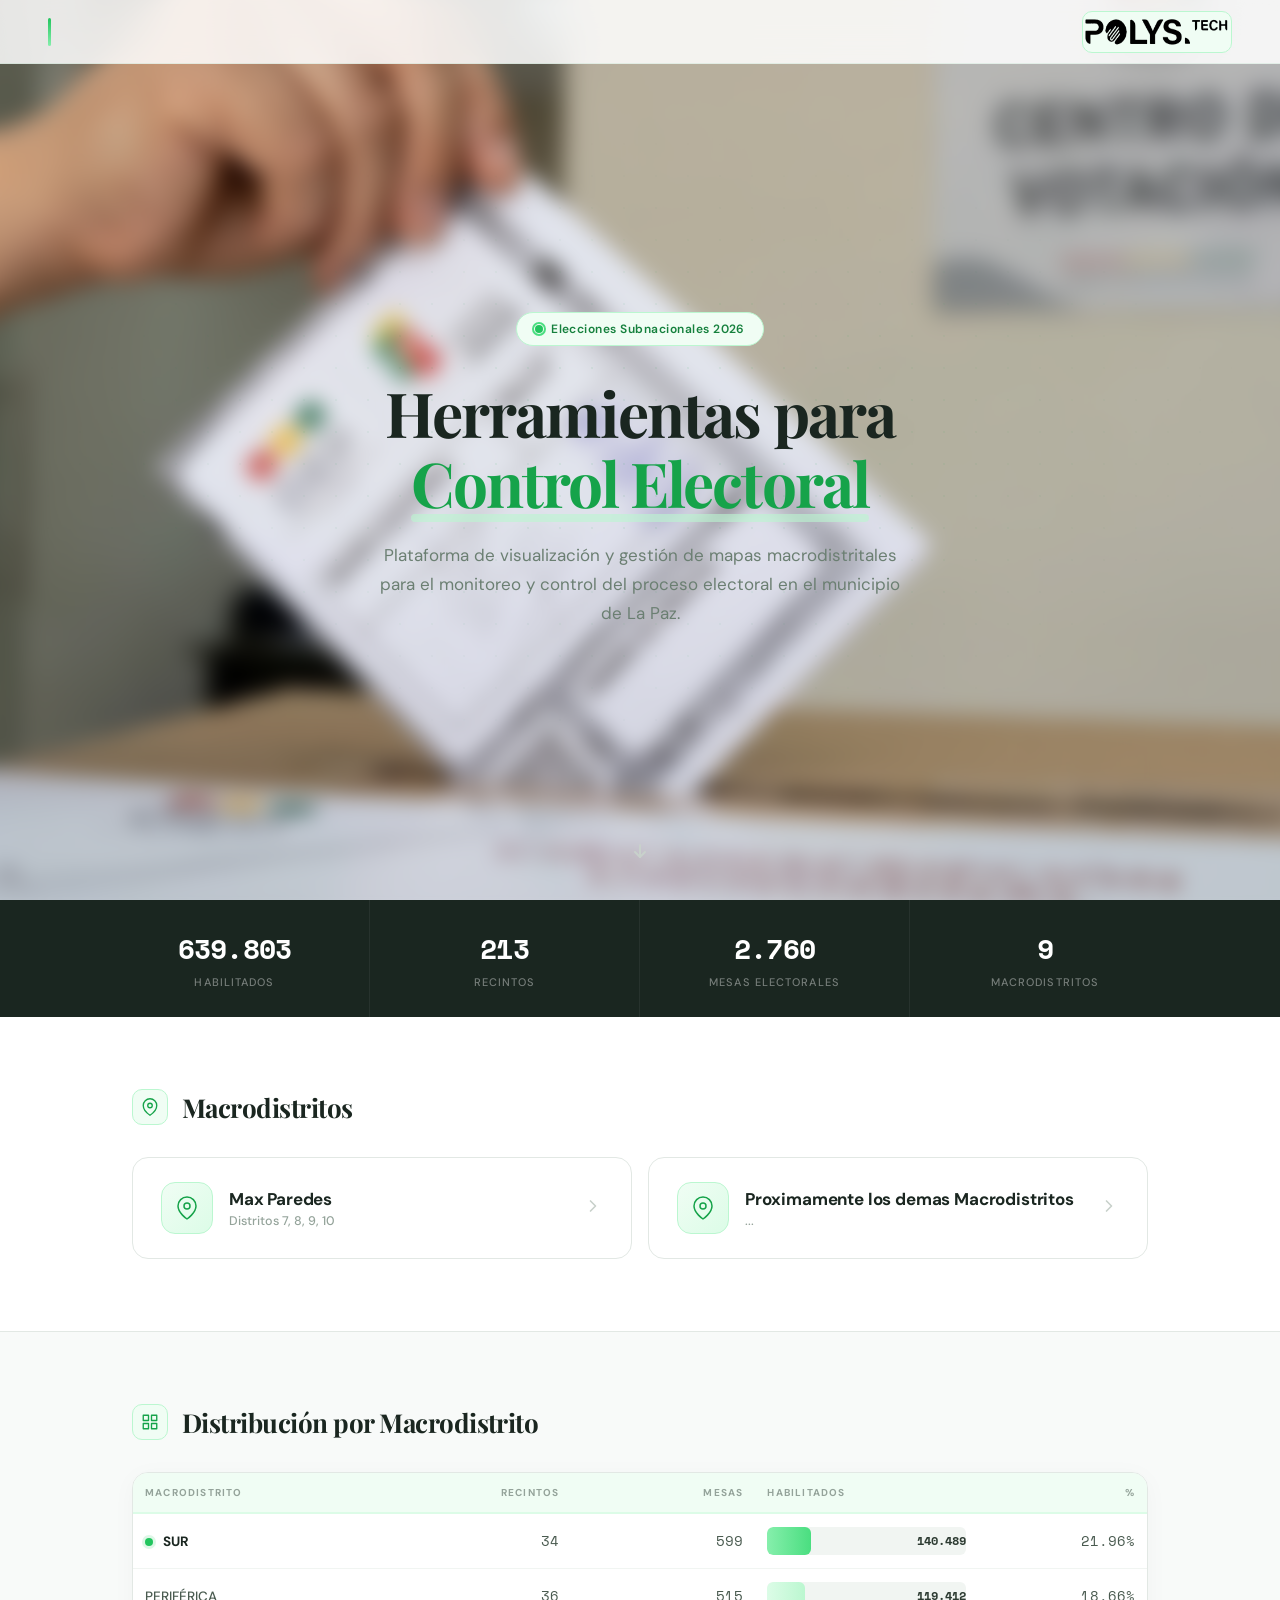
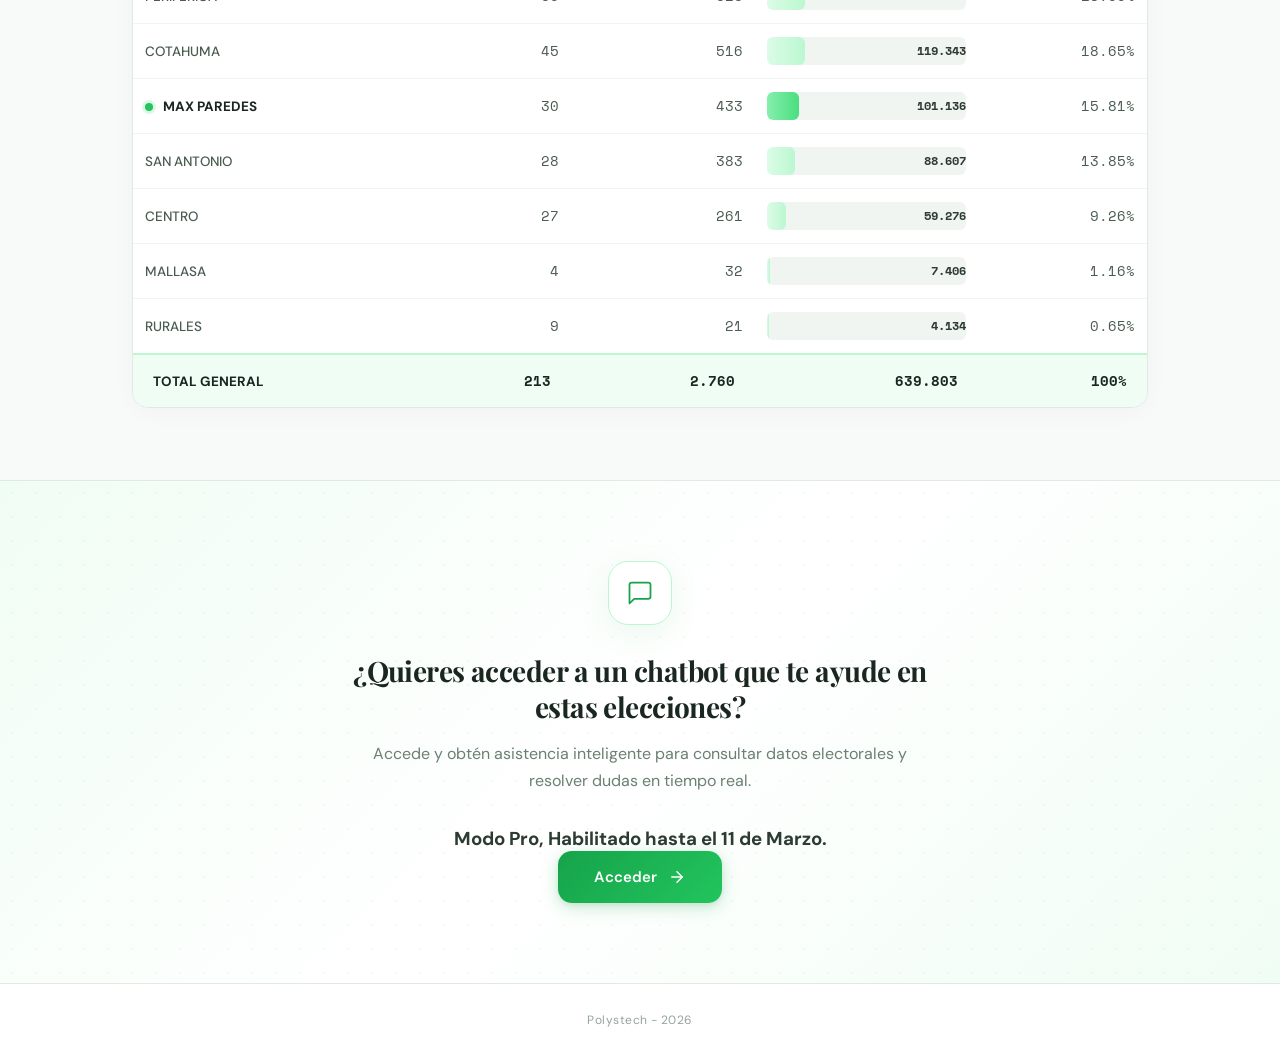
<file: index.html>
<!DOCTYPE html>
<html lang="es">
<head>
  <meta charset="UTF-8">
  <meta name="viewport" content="width=device-width, initial-scale=1.0">
  <title>Herramientas para Control Electoral</title>
  <link rel="stylesheet" href="styles.css">
</head>
<body>

  <!-- ====== NAVBAR ====== -->
  <nav class="navbar">
    <div class="nav-brand">
      <div class="bar"></div>
      <div>
        <div class="nav-brand-text"></div>
        <div class="nav-brand-sub"></div>
      </div>
    </div>
   
    <img src="./Resources/logopolystech.png" alt="Logo" class="nav-logo">
  </nav>

  <!-- ====== HERO SECTION ====== -->
  <section class="hero">
    <div class="hero-badge">
      <span class="pulse"></span>
      Elecciones Subnacionales 2026
    </div>
    <h1 class="hero-title">
      Herramientas para<br><span class="green">Control Electoral</span>
    </h1>
    <p class="hero-desc">
      Plataforma de visualización y gestión de mapas macrodistritales
      para el monitoreo y control del proceso electoral en el municipio de La Paz.
    </p>
    <a href="#contenido" class="hero-arrow">
      <svg viewBox="0 0 24 24" stroke-linecap="round" stroke-linejoin="round">
        <polyline points="7 13 12 18 17 13"/>
        <line x1="12" y1="6" x2="12" y2="18"/>
      </svg>
    </a>
  </section>

  <!-- ====== STATS BAR ====== -->
  <div class="stats-bar">
    <div class="stats-inner" id="statsInner"></div>
  </div>

  <!-- ====== MACRODISTRITOS ====== -->
  <section class="section" id="contenido">
    <div class="section-header">
      <div class="icon-circle">
        <svg viewBox="0 0 24 24">
          <path d="M21 10c0 7-9 13-9 13s-9-6-9-13a9 9 0 0118 0z"/>
          <circle cx="12" cy="10" r="3"/>
        </svg>
      </div>
      <h2 class="section-title">Macrodistritos</h2>
    </div>
    <div class="macro-grid" id="macroGrid"></div>
  </section>

  <!-- ====== TABLA DE DATOS ====== -->
  <div class="table-section">
    <section class="section">
      <div class="section-header">
        <div class="icon-circle">
          <svg viewBox="0 0 24 24">
            <rect x="3" y="3" width="7" height="7"/>
            <rect x="14" y="3" width="7" height="7"/>
            <rect x="3" y="14" width="7" height="7"/>
            <rect x="14" y="14" width="7" height="7"/>
          </svg>
        </div>
        <h2 class="section-title">Distribución por Macrodistrito</h2>
      </div>
      <div class="table-wrap">
        <table>
          <thead>
            <tr>
              <th style="text-align:left">Macrodistrito</th>
              <th>Recintos</th>
              <th>Mesas</th>
              <th style="text-align:left">Habilitados</th>
              <th>%</th>
            </tr>
          </thead>
          <tbody id="tableBody"></tbody>
        </table>
      </div>
    </section>
  </div>

  <!-- ====== CTA CHATBOT ====== -->
  <section class="cta-section">
    <div class="cta-inner">
      <div class="cta-icon">
        <svg viewBox="0 0 24 24">
          <path d="M21 15a2 2 0 01-2 2H7l-4 4V5a2 2 0 012-2h14a2 2 0 012 2z"/>
        </svg>
      </div>
      <h2 class="cta-title">
        ¿Quieres acceder a un chatbot que te ayude en estas elecciones?
      </h2>
      <p class="cta-desc">
        Accede y obtén asistencia inteligente para consultar datos electorales
        y resolver dudas en tiempo real.
        <h3 class="cta-sub">Modo Pro, Habilitado hasta el 11 de Marzo.</h3>
      </p>
      <button class="cta-btn" onclick="solicitarAcceso()">
        Acceder
        <svg viewBox="0 0 24 24"><line x1="5" y1="12" x2="19" y2="12"/><polyline points="12 5 19 12 12 19"/></svg>
      </button>
    </div>
  </section>

  <!-- ====== FOOTER ====== -->
  <footer class="footer">
    Polystech - 2026
  </footer>

  <script src="app.js"></script>
</body>
</html>
</file>
<file: styles.css>
/* ============================================
   HERRAMIENTAS PARA CONTROL ELECTORAL
   Estética: Editorial limpia · Blanco + Verde
   ============================================ */

@import url('https://fonts.googleapis.com/css2?family=Playfair+Display:wght@400;500;600;700;800&family=DM+Sans:opsz,wght@9..40,300;9..40,400;9..40,500;9..40,600;9..40,700&family=Space+Mono:wght@400;700&display=swap');

:root {
  --green-50: #F0FDF4;
  --green-100: #DCFCE7;
  --green-200: #BBF7D0;
  --green-300: #86EFAC;
  --green-400: #4ADE80;
  --green-500: #22C55E;
  --green-600: #16A34A;
  --green-700: #15803D;
  --green-800: #166534;
  --white: #FFFFFF;
  --gray-50: #F8FAF9;
  --gray-100: #F1F5F2;
  --gray-200: #E2E8E4;
  --gray-300: #C8D1CB;
  --gray-400: #94A39A;
  --gray-500: #6B7F72;
  --gray-600: #4A5B50;
  --gray-700: #2D3B32;
  --gray-800: #1A2620;
  --font-display: 'Playfair Display', Georgia, serif;
  --font-body: 'DM Sans', sans-serif;
  --font-mono: 'Space Mono', monospace;
}

* { margin: 0; padding: 0; box-sizing: border-box; }
html { scroll-behavior: smooth; }

body {
  font-family: var(--font-body);
  color: var(--gray-700);
  background: var(--white);
  overflow-x: hidden;
  -webkit-font-smoothing: antialiased;
}

/* ---- NAVBAR ---- */
.navbar {
  position: fixed;
  top: 0; left: 0; right: 0;
  z-index: 100;
  padding: 0 48px;
  height: 64px;
  display: flex;
  align-items: center;
  justify-content: space-between;
  background: rgba(255,255,255,0.85);
  backdrop-filter: blur(20px);
  -webkit-backdrop-filter: blur(20px);
  border-bottom: 1px solid rgba(22,163,74,0.08);
  transition: all 0.3s ease;
}

.navbar.scrolled { box-shadow: 0 4px 30px rgba(0,0,0,0.04); }

.nav-brand {
  display: flex;
  align-items: center;
  gap: 12px;
}

.nav-brand .bar {
  width: 3px;
  height: 28px;
  border-radius: 3px;
  background: linear-gradient(180deg, var(--green-500), var(--green-300));
}

.nav-brand-text {
  font-size: 14px;
  font-weight: 600;
  color: var(--gray-700);
  letter-spacing: -0.01em;
}

.nav-brand-sub {
  font-size: 10.5px;
  color: var(--gray-400);
  font-weight: 500;
  letter-spacing: 0.05em;
  text-transform: uppercase;
}

.nav-logo {
  width: 150px;
  height: 42px;
  border-radius: 10px;
  background: var(--green-50);
  border: 1.5px solid var(--green-200);
  display: flex;
  align-items: center;
  justify-content: center;
  font-size: 9px;
  font-weight: 700;
  color: var(--green-600);
  letter-spacing: 0.05em;
  transition: all 0.3s ease;
  cursor: pointer;
}

.nav-logo:hover {
  border-color: var(--green-400);
  transform: scale(1.06);
}

/* ---- HERO ---- */
.hero {
  position: relative;
  min-height: 100vh;
  display: flex;
  flex-direction: column;
  align-items: center;
  justify-content: center;
  text-align: center;
  padding: 120px 32px 80px;
  background-image: url('./Resources/background.png');
  background-size: cover;
  background-position: center;
  overflow: hidden;
}

.hero::before {
  content: '';
  position: absolute;
  inset: 0;
  background: inherit;
  filter: blur(10px);    /* ajusta el nivel de difuminado */
  transform: scale(1.05); /* evita bordes blancos por el blur */
  z-index: 0;
  pointer-events: none;
}

.hero::after {
  content: '';
  position: absolute;
  inset: 0;
  background-image: radial-gradient(rgba(22,163,74,0.07) 1px, transparent 1px);
  background-size: 32px 32px;
  pointer-events: none;
  mask-image: radial-gradient(ellipse 70% 50% at 50% 50%, black 20%, transparent 70%);
  -webkit-mask-image: radial-gradient(ellipse 70% 50% at 50% 50%, black 20%, transparent 70%);
}

.hero-badge {
  display: inline-flex;
  align-items: center;
  gap: 8px;
  padding: 8px 18px;
  background: var(--green-50);
  border: 1px solid var(--green-200);
  border-radius: 100px;
  font-size: 12px;
  font-weight: 600;
  color: var(--green-700);
  letter-spacing: 0.04em;
  margin-bottom: 32px;
  position: relative;
  z-index: 1;
  animation: fadeUp 0.8s ease backwards;
}

.pulse {
  width: 8px;
  height: 8px;
  border-radius: 50%;
  background: var(--green-500);
  position: relative;
}

.pulse::after {
  content: '';
  position: absolute;
  inset: -3px;
  border-radius: 50%;
  border: 2px solid var(--green-400);
  animation: pulseRing 2s ease-out infinite;
}

@keyframes pulseRing {
  0% { transform: scale(1); opacity: 0.6; }
  100% { transform: scale(2.2); opacity: 0; }
}

.hero-title {
  font-family: var(--font-display);
  font-size: clamp(38px, 5.5vw, 62px);
  font-weight: 700;
  color: var(--gray-800);
  line-height: 1.12;
  letter-spacing: -0.03em;
  max-width: 740px;
  position: relative;
  z-index: 1;
  animation: fadeUp 0.8s ease 0.1s backwards;
}

.hero-title .green {
  color: var(--green-600);
  position: relative;
}

.hero-title .green::after {
  content: '';
  position: absolute;
  bottom: 2px;
  left: 0; right: 0;
  height: 8px;
  background: var(--green-200);
  border-radius: 4px;
  z-index: -1;
  opacity: 0.6;
}

.hero-desc {
  font-size: 17px;
  color: var(--gray-500);
  line-height: 1.7;
  max-width: 520px;
  margin-top: 24px;
  position: relative;
  z-index: 1;
  animation: fadeUp 0.8s ease 0.2s backwards;
}

.hero-arrow {
  position: absolute;
  bottom: 32px;
  left: 50%;
  transform: translateX(-50%);
  animation: bounceDown 2s ease infinite;
  z-index: 1;
}

.hero-arrow svg {
  width: 24px;
  height: 24px;
  stroke: var(--gray-300);
  stroke-width: 2;
  fill: none;
}

@keyframes bounceDown {
  0%, 100% { transform: translateX(-50%) translateY(0); }
  50% { transform: translateX(-50%) translateY(8px); }
}

@keyframes fadeUp {
  from { opacity: 0; transform: translateY(20px); }
  to { opacity: 1; transform: translateY(0); }
}

/* ---- STATS BAR ---- */
.stats-bar { background: var(--gray-800); padding: 0 48px; }

.stats-inner {
  max-width: 1080px;
  margin: 0 auto;
  display: grid;
  grid-template-columns: repeat(4, 1fr);
}

.stat-item {
  padding: 28px 24px;
  text-align: center;
  border-right: 1px solid rgba(255,255,255,0.06);
  animation: fadeUp 0.6s ease backwards;
}

.stat-item:nth-child(1) { animation-delay: 0.3s; }
.stat-item:nth-child(2) { animation-delay: 0.35s; }
.stat-item:nth-child(3) { animation-delay: 0.4s; }
.stat-item:nth-child(4) { animation-delay: 0.45s; }
.stat-item:last-child { border-right: none; }

.stat-value {
  font-family: var(--font-mono);
  font-size: 28px;
  font-weight: 700;
  color: var(--white);
  letter-spacing: -0.03em;
}

.stat-label {
  font-size: 11px;
  color: rgba(255,255,255,0.4);
  font-weight: 500;
  letter-spacing: 0.1em;
  text-transform: uppercase;
  margin-top: 6px;
}

/* ---- SECTIONS ---- */
.section {
  max-width: 1080px;
  margin: 0 auto;
  padding: 72px 32px;
}

.section-header {
  display: flex;
  align-items: center;
  gap: 14px;
  margin-bottom: 32px;
}

.icon-circle {
  width: 36px;
  height: 36px;
  border-radius: 10px;
  background: var(--green-50);
  border: 1px solid var(--green-200);
  display: flex;
  align-items: center;
  justify-content: center;
}

.icon-circle svg {
  width: 18px;
  height: 18px;
  stroke: var(--green-600);
  fill: none;
  stroke-width: 1.8;
  stroke-linecap: round;
  stroke-linejoin: round;
}

.section-title {
  font-family: var(--font-display);
  font-size: 26px;
  font-weight: 700;
  color: var(--gray-800);
  letter-spacing: -0.02em;
}

/* ---- MACRO CARDS ---- */
.macro-grid {
  display: grid;
  grid-template-columns: repeat(2, 1fr);
  gap: 16px;
}

.macro-card {
  all: unset;
  cursor: pointer;
  box-sizing: border-box;
  display: flex;
  align-items: center;
  gap: 16px;
  padding: 24px 28px;
  background: var(--white);
  border: 1.5px solid var(--gray-200);
  border-radius: 16px;
  transition: all 0.4s cubic-bezier(0.22, 1, 0.36, 1);
  position: relative;
  overflow: hidden;
}

.macro-card::before {
  content: '';
  position: absolute;
  top: 0; left: 0;
  width: 4px;
  height: 100%;
  background: var(--green-500);
  opacity: 0;
  transition: opacity 0.3s ease;
  border-radius: 0 4px 4px 0;
}

.macro-card:hover {
  border-color: var(--green-300);
  transform: translateY(-4px);
  box-shadow: 0 16px 48px rgba(22,163,74,0.08), 0 4px 12px rgba(0,0,0,0.03);
}

.macro-card:hover::before,
.macro-card.active::before { opacity: 1; }

.macro-card.active {
  border-color: var(--green-400);
  background: var(--green-50);
  box-shadow: 0 8px 32px rgba(22,163,74,0.1);
}

.macro-card-icon {
  width: 52px;
  height: 52px;
  border-radius: 14px;
  background: linear-gradient(135deg, var(--green-50), var(--green-100));
  border: 1px solid var(--green-200);
  display: flex;
  align-items: center;
  justify-content: center;
  flex-shrink: 0;
  transition: all 0.3s ease;
}

.macro-card:hover .macro-card-icon {
  background: linear-gradient(135deg, var(--green-100), var(--green-200));
  border-color: var(--green-300);
}

.macro-card-icon svg {
  width: 24px;
  height: 24px;
  stroke: var(--green-600);
  fill: none;
  stroke-width: 1.5;
  stroke-linecap: round;
  stroke-linejoin: round;
}

.macro-card-name {
  font-size: 17px;
  font-weight: 700;
  color: var(--gray-800);
  letter-spacing: -0.01em;
}

.macro-card-sub {
  font-size: 12.5px;
  color: var(--gray-400);
  margin-top: 3px;
  font-weight: 500;
}

.macro-card-arrow { margin-left: auto; transition: all 0.3s ease; }

.macro-card-arrow svg {
  width: 20px;
  height: 20px;
  stroke: var(--gray-300);
  fill: none;
  stroke-width: 2;
  stroke-linecap: round;
  stroke-linejoin: round;
  transition: all 0.3s ease;
}

.macro-card:hover .macro-card-arrow svg {
  stroke: var(--green-500);
  transform: translateX(3px);
}

.macro-card.active .macro-card-arrow { transform: rotate(90deg); }

/* ---- TABLE ---- */
.table-section {
  background: var(--gray-50);
  border-top: 1px solid var(--gray-200);
  border-bottom: 1px solid var(--gray-200);
}

.table-wrap {
  background: var(--white);
  border: 1px solid var(--gray-200);
  border-radius: 16px;
  overflow: hidden;
  box-shadow: 0 4px 24px rgba(0,0,0,0.03);
}

table { width: 100%; border-collapse: collapse; }
thead tr { border-bottom: 2px solid var(--green-100); }

th {
  padding: 14px 20px;
  font-size: 10px;
  font-weight: 700;
  color: var(--gray-400);
  letter-spacing: 0.12em;
  text-transform: uppercase;
  text-align: right;
  background: var(--green-50);
}

th:first-child { text-align: left; }
th:nth-child(4) { text-align: left; }

td {
  padding: 13px 20px;
  font-size: 13.5px;
  color: var(--gray-600);
  text-align: right;
  font-family: var(--font-mono);
  font-weight: 400;
}

td:first-child {
  text-align: left;
  font-family: var(--font-body);
  font-weight: 500;
  color: var(--gray-600);
}

tbody tr {
  border-bottom: 1px solid var(--gray-100);
  transition: background 0.2s ease;
}

tbody tr:last-child { border-bottom: none; }
tbody tr:hover { background: rgba(240,253,244,0.5); }

tr.row-highlight td:first-child {
  font-weight: 700;
  color: var(--gray-800);
}



.dot {
  display: inline-block;
  width: 8px;
  height: 8px;
  border-radius: 50%;
  background: var(--green-500);
  margin-right: 10px;
  vertical-align: middle;
  box-shadow: 0 0 0 3px rgba(34,197,94,0.15);
}

.bar-cell {
  position: relative;
  width: 100%;
  height: 28px;
  background: var(--gray-100);
  border-radius: 6px;
  overflow: hidden;
}

.bar-fill {
  position: absolute;
  left: 0; top: 0; bottom: 0;
  background: linear-gradient(90deg, var(--green-100), var(--green-200));
  border-radius: 6px;
  transition: width 1s cubic-bezier(0.22, 1, 0.36, 1);
}

.bar-fill.highlight {
  background: linear-gradient(90deg, var(--green-300), var(--green-400));
}

.bar-value {
  position: relative;
  z-index: 1;
  line-height: 28px;
  padding-left: 10px;
  font-size: 12px;
  font-weight: 600;
  color: var(--gray-700);
  font-family: var(--font-mono);
}

tr.row-total {
  border-top: 2px solid var(--green-200) !important;
  background: var(--green-50);
}

tr.row-total td {
  font-weight: 700;
  color: var(--gray-800);
  padding: 16px 20px;
}

/* ---- CTA CHATBOT ---- */
.cta-section {
  background: linear-gradient(135deg, var(--green-50) 0%, var(--white) 50%, var(--green-50) 100%);
  position: relative;
  overflow: hidden;
}

.cta-section::before {
  content: '';
  position: absolute;
  inset: 0;
  background-image: radial-gradient(rgba(22,163,74,0.05) 1px, transparent 1px);
  background-size: 24px 24px;
  pointer-events: none;
}

.cta-inner {
  max-width: 640px;
  margin: 0 auto;
  padding: 80px 32px;
  text-align: center;
  position: relative;
  z-index: 1;
}

.cta-icon {
  width: 64px;
  height: 64px;
  border-radius: 20px;
  background: var(--white);
  border: 1.5px solid var(--green-200);
  display: flex;
  align-items: center;
  justify-content: center;
  margin: 0 auto 28px;
  box-shadow: 0 8px 32px rgba(22,163,74,0.08);
}

.cta-icon svg {
  width: 28px; height: 28px;
  stroke: var(--green-600);
  fill: none;
  stroke-width: 1.5;
  stroke-linecap: round;
  stroke-linejoin: round;
}

.cta-title {
  font-family: var(--font-display);
  font-size: 28px;
  font-weight: 700;
  color: var(--gray-800);
  letter-spacing: -0.02em;
  line-height: 1.3;
  margin-bottom: 14px;
}

.cta-desc {
  font-size: 16px;
  color: var(--gray-500);
  line-height: 1.7;
  margin-bottom: 32px;
}

.cta-btn {
  all: unset;
  cursor: pointer;
  display: inline-flex;
  align-items: center;
  gap: 10px;
  padding: 16px 36px;
  background: linear-gradient(135deg, var(--green-600), var(--green-500));
  color: var(--white);
  font-family: var(--font-body);
  font-size: 15px;
  font-weight: 600;
  letter-spacing: 0.01em;
  border-radius: 14px;
  transition: all 0.4s cubic-bezier(0.22, 1, 0.36, 1);
  box-shadow: 0 4px 16px rgba(22,163,74,0.25), 0 2px 4px rgba(0,0,0,0.05);
  position: relative;
  overflow: hidden;
}

.cta-btn::before {
  content: '';
  position: absolute;
  inset: 0;
  background: linear-gradient(135deg, transparent 0%, rgba(255,255,255,0.15) 100%);
  opacity: 0;
  transition: opacity 0.3s ease;
}

.cta-btn:hover {
  transform: translateY(-3px);
  box-shadow: 0 8px 32px rgba(22,163,74,0.3), 0 4px 8px rgba(0,0,0,0.06);
}

.cta-btn:hover::before { opacity: 1; }
.cta-btn:active { transform: translateY(-1px); }

.cta-btn svg {
  width: 18px; height: 18px;
  stroke: var(--white);
  fill: none;
  stroke-width: 2;
  stroke-linecap: round;
  stroke-linejoin: round;
  transition: transform 0.3s ease;
}

.cta-btn:hover svg { transform: translateX(3px); }

/* ---- FOOTER ---- */
.footer {
  text-align: center;
  padding: 28px 32px;
  border-top: 1px solid var(--gray-200);
  font-size: 12px;
  color: var(--gray-400);
  letter-spacing: 0.04em;
  background: var(--white);
}

th, td {
  padding: 13px 12px;
}

td:first-child, th:first-child {
  max-width: 120px;
  white-space: nowrap;
}

/* ---- RESPONSIVE ---- */
@media (max-width: 768px) {
  .navbar { padding: 0 20px; }
  .stats-inner { grid-template-columns: repeat(2, 1fr); }
  .stat-item { padding: 20px 16px; }
  .stat-value { font-size: 22px; }
  .macro-grid { grid-template-columns: 1fr; }
  .hero-title { font-size: 34px; }
  .section { padding: 48px 20px; }
  .cta-inner { padding: 56px 20px; }
  .cta-title { font-size: 24px; }
}

@media (max-width: 480px) {
  .stats-inner { grid-template-columns: 1fr; }
  .stat-item { border-right: none; border-bottom: 1px solid rgba(255,255,255,0.06); }
  .hero { padding: 100px 20px 60px; min-height: 90vh; }
}
</file>
